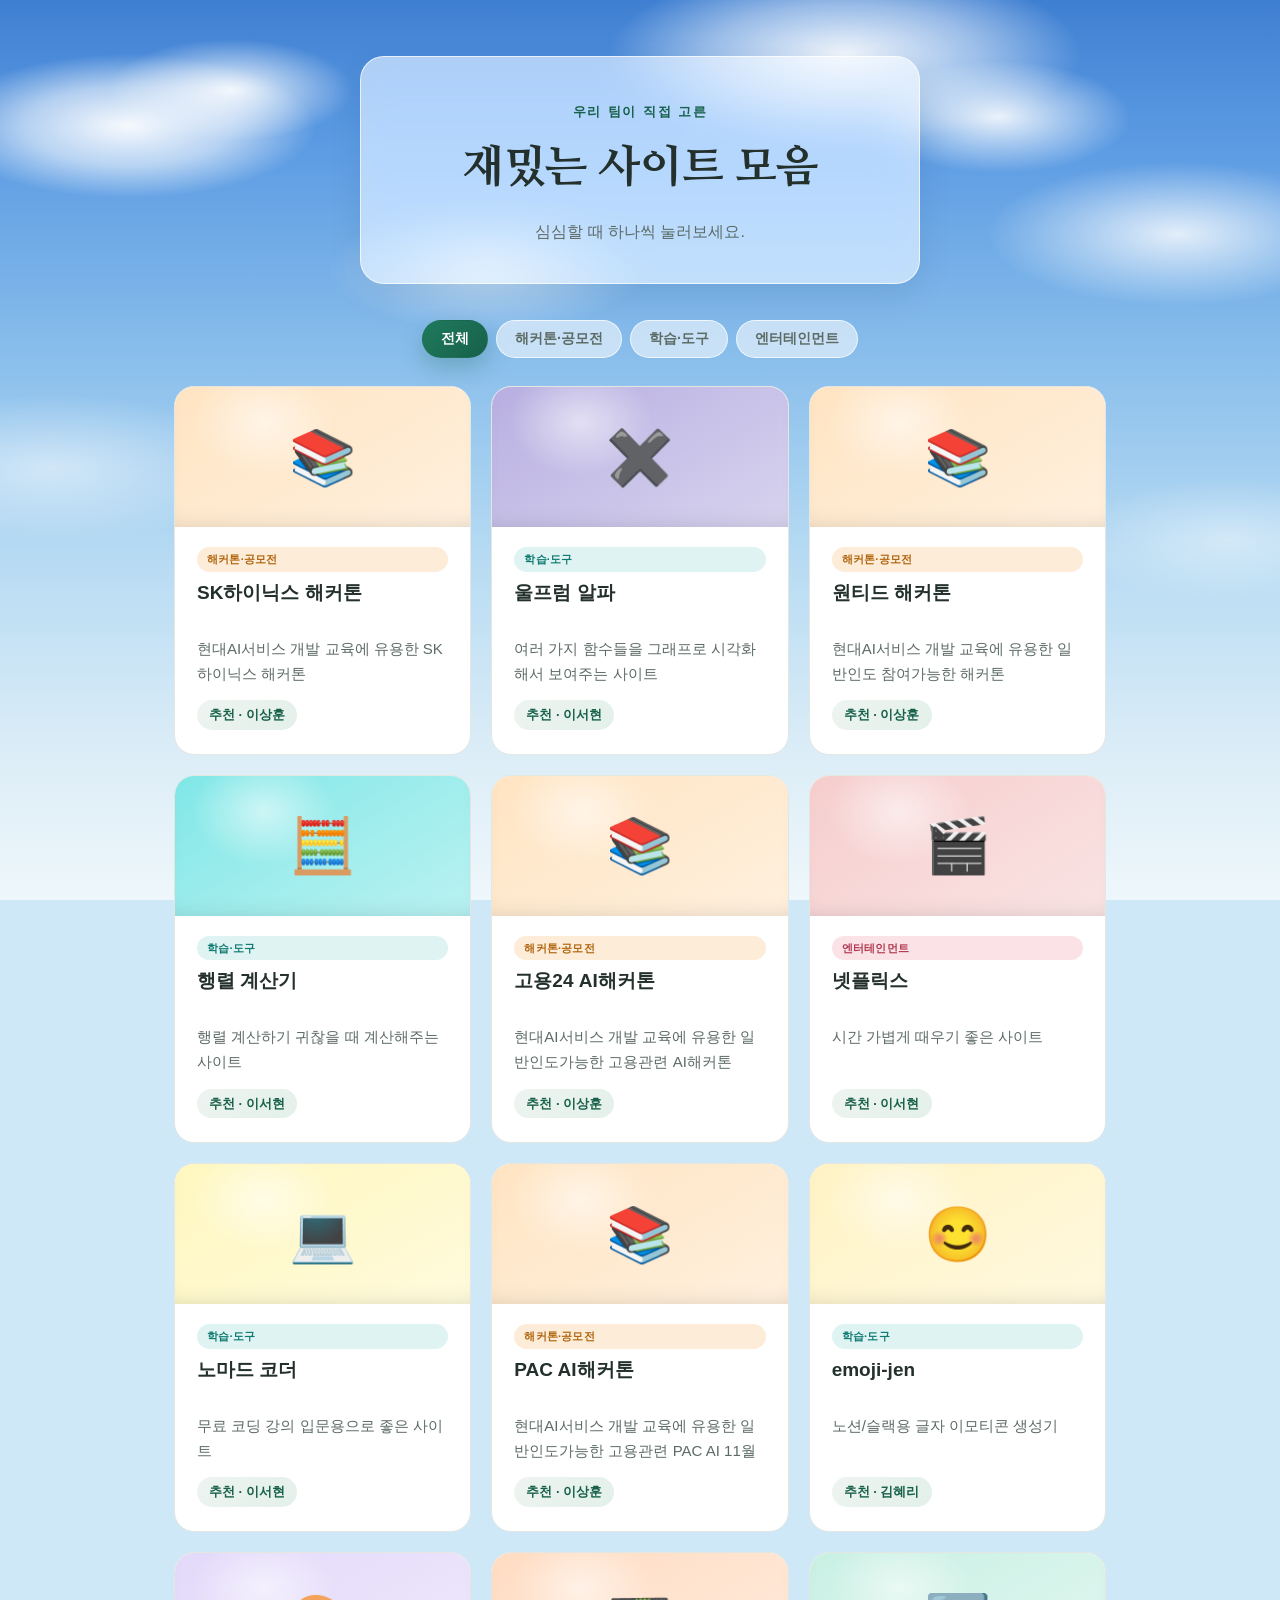
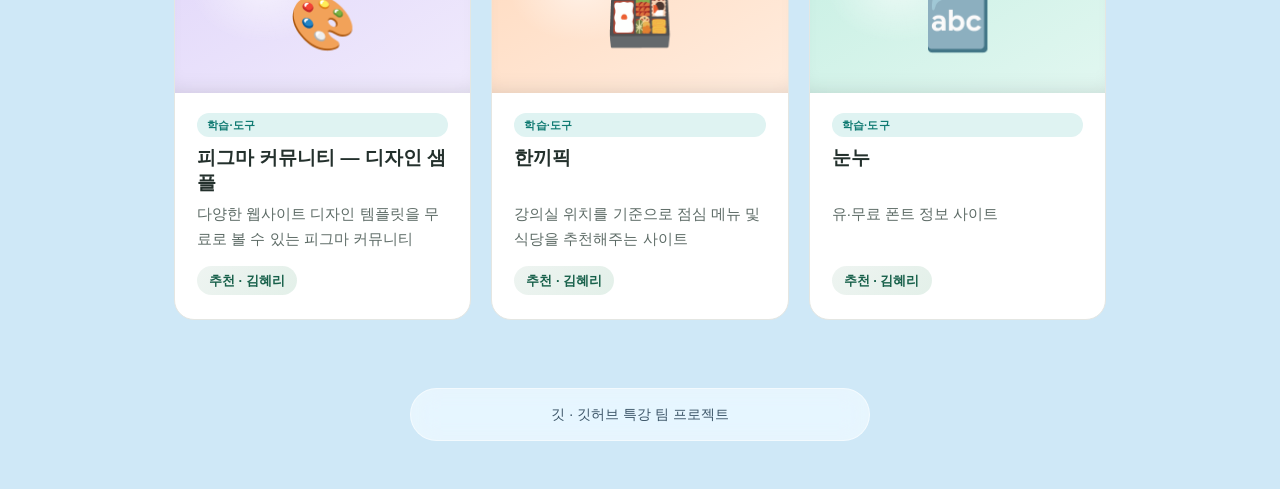
<file: index.html>
<!DOCTYPE html>
<html lang="ko">
<head>
  <meta charset="UTF-8">
  <meta name="viewport" content="width=device-width, initial-scale=1.0">
  <title>재밌는 사이트 모음</title>
  <link rel="stylesheet" href="style.css">
</head>
<body>

  <header class="hero">
    <p class="hero-eyebrow">우리 팀이 직접 고른</p>
    <h1>재밌는 사이트 모음</h1>
    <p class="hero-desc">심심할 때 하나씩 눌러보세요.</p>
  </header>

  <main class="container">

    <nav class="category-filter" aria-label="카테고리 필터">
      <button type="button" class="filter-btn active" data-filter="all">전체</button>
      <button type="button" class="filter-btn" data-filter="hackathon">해커톤·공모전</button>
      <button type="button" class="filter-btn" data-filter="tool">학습·도구</button>
      <button type="button" class="filter-btn" data-filter="entertainment">엔터테인먼트</button>
    </nav>

    <ul class="card-grid">

      <!-- ▼▼▼▼▼ 카드 하나 시작 — 이 블록을 복사해서 쓰세요 ▼▼▼▼▼ -->
      <li class="card" data-category="hackathon">
        <a class="card-link" href="https://skhynix-hackathon.com/ai-2026">
          <span class="card-thumb" style="--thumb:#ffe4c2">📚</span>
          <span class="card-body">
            <span class="card-category cat-hackathon">해커톤·공모전</span>
            <strong class="card-title">SK하이닉스 해커톤</strong>
            <span class="card-summary">
              현대AI서비스 개발 교육에 유용한 SK하이닉스 해커톤
            </span>
            <span class="card-meta">추천 · 이상훈</span>
          </span>
        </a>
      </li>
      <!-- ▲▲▲▲▲ 카드 하나 끝 ▲▲▲▲▲ -->

      <li class="card" data-category="tool">
        <a class="card-link" href="https://www.wolframalpha.com/">
          <span class="card-thumb" style="--thumb:#B8AFE1">✖️</span>
          <span class="card-body">
            <span class="card-category cat-tool">학습·도구</span>
            <strong class="card-title">울프럼 알파</strong>
            <span class="card-summary">
              여러 가지 함수들을 그래프로 시각화해서 보여주는 사이트
            </span>
            <span class="card-meta">추천 · 이서현</span>
          </span>
        </a>
      </li>

      <li class="card" data-category="hackathon">
        <a class="card-link" href="https://www.univ20.com/ContestCalendar/Detail/1922">
          <span class="card-thumb" style="--thumb:#ffe4c2">📚</span>
          <span class="card-body">
            <span class="card-category cat-hackathon">해커톤·공모전</span>
            <strong class="card-title">원티드 해커톤</strong>
            <span class="card-summary">
              현대AI서비스 개발 교육에 유용한 일반인도 참여가능한 해커톤
            </span>
            <span class="card-meta">추천 · 이상훈</span>
          </span>
        </a>
      </li>

      <li class="card" data-category="tool">
        <a class="card-link" href="https://matrixcalc.org/ko/">
          <span class="card-thumb" style="--thumb:#80E7E7">🧮</span>
          <span class="card-body">
            <span class="card-category cat-tool">학습·도구</span>
            <strong class="card-title">행렬 계산기</strong>
            <span class="card-summary">
              행렬 계산하기 귀찮을 때 계산해주는 사이트
            </span>
            <span class="card-meta">추천 · 이서현</span>
          </span>
        </a>
      </li>

      <li class="card" data-category="hackathon">
        <a class="card-link" href="https://sotong.go.kr/front/epilogue/epilogueBbsViewPage.do?bbs_id=8efb3e6103764379bfdd36c331e6334c&searchkey=&searchtxt=&miv_pageNo=1">
          <span class="card-thumb" style="--thumb:#ffe4c2">📚</span>
          <span class="card-body">
            <span class="card-category cat-hackathon">해커톤·공모전</span>
            <strong class="card-title">고용24 AI해커톤</strong>
            <span class="card-summary">
              현대AI서비스 개발 교육에 유용한 일반인도가능한 고용관련 AI해커톤
            </span>
            <span class="card-meta">추천 · 이상훈</span>
          </span>
        </a>
      </li>

      <li class="card" data-category="entertainment">
        <a class="card-link" href="https://www.netflix.com/kr-en/">
          <span class="card-thumb" style="--thumb:#F6CDCD">🎬</span>
          <span class="card-body">
            <span class="card-category cat-entertainment">엔터테인먼트</span>
            <strong class="card-title">넷플릭스</strong>
            <span class="card-summary">
              시간 가볍게 때우기 좋은 사이트
            </span>
            <span class="card-meta">추천 · 이서현</span>
          </span>
        </a>
      </li>

      <li class="card" data-category="tool">
        <a class="card-link" href="https://nomadcoders.co/">
          <span class="card-thumb" style="--thumb:#FFF7BF">💻</span>
          <span class="card-body">
            <span class="card-category cat-tool">학습·도구</span>
            <strong class="card-title">노마드 코더</strong>
            <span class="card-summary">
              무료 코딩 강의 입문용으로 좋은 사이트
            </span>
            <span class="card-meta">추천 · 이서현</span>
          </span>
        </a>
      </li>

      <li class="card" data-category="hackathon">
        <a class="card-link" href="https://ainnov.co.kr/pac2026">
          <span class="card-thumb" style="--thumb:#ffe4c2">📚</span>
          <span class="card-body">
            <span class="card-category cat-hackathon">해커톤·공모전</span>
            <strong class="card-title">PAC AI해커톤</strong>
            <span class="card-summary">
              현대AI서비스 개발 교육에 유용한 일반인도가능한 고용관련 PAC AI 11월
            </span>
            <span class="card-meta">추천 · 이상훈</span>
          </span>
        </a>
      </li>

      <li class="card" data-category="tool">
        <a class="card-link" href="https://emoji-gen.ninja/ko/">
          <span class="card-thumb" style="--thumb:#FFF3C4">😊</span>
          <span class="card-body">
            <span class="card-category cat-tool">학습·도구</span>
            <strong class="card-title">emoji-jen</strong>
            <span class="card-summary">
              노션/슬랙용 글자 이모티콘 생성기
            </span>
            <span class="card-meta">추천 · 김혜리</span>
          </span>
        </a>
      </li>

      <li class="card" data-category="tool">
        <a class="card-link" href="https://www.figma.com/community/website-templates?resource_type=files">
          <span class="card-thumb" style="--thumb:#E3D9FA">🎨</span>
          <span class="card-body">
            <span class="card-category cat-tool">학습·도구</span>
            <strong class="card-title">피그마 커뮤니티 — 디자인 샘플</strong>
            <span class="card-summary">
              다양한 웹사이트 디자인 템플릿을 무료로 볼 수 있는 피그마 커뮤니티
            </span>
            <span class="card-meta">추천 · 김혜리</span>
          </span>
        </a>
      </li>

      <li class="card" data-category="tool">
        <a class="card-link" href="https://doxoba.github.io/today_lunch/lunch-recommender.html">
          <span class="card-thumb" style="--thumb:#FFDCC2">🍱</span>
          <span class="card-body">
            <span class="card-category cat-tool">학습·도구</span>
            <strong class="card-title">한끼픽</strong>
            <span class="card-summary">
              강의실 위치를 기준으로 점심 메뉴 및 식당을 추천해주는 사이트
            </span>
            <span class="card-meta">추천 · 김혜리</span>
          </span>
        </a>
      </li>

      <li class="card" data-category="tool">
        <a class="card-link" href="https://noonnu.cc/">
          <span class="card-thumb" style="--thumb:#C9F0E4">🔤</span>
          <span class="card-body">
            <span class="card-category cat-tool">학습·도구</span>
            <strong class="card-title">눈누</strong>
            <span class="card-summary">
              유·무료 폰트 정보 사이트
            </span>
            <span class="card-meta">추천 · 김혜리</span>
          </span>
        </a>
      </li>

    </ul>

    <p class="filter-empty" hidden>이 카테고리에는 아직 카드가 없어요.</p>

  </main>

  <footer class="site-foot">
    깃 · 깃허브 특강 팀 프로젝트
  </footer>

  <script>
    (function () {
      var buttons = document.querySelectorAll('.filter-btn');
      var cards = document.querySelectorAll('.card[data-category]');
      var emptyMsg = document.querySelector('.filter-empty');

      buttons.forEach(function (btn) {
        btn.addEventListener('click', function () {
          buttons.forEach(function (b) { b.classList.remove('active'); });
          btn.classList.add('active');

          var filter = btn.dataset.filter;
          var visibleCount = 0;

          cards.forEach(function (card) {
            var match = filter === 'all' || card.dataset.category === filter;
            card.classList.toggle('is-hidden', !match);
            if (match) visibleCount++;
          });

          emptyMsg.hidden = visibleCount !== 0;
        });
      });
    })();
  </script>

</body>
</html>
</file>
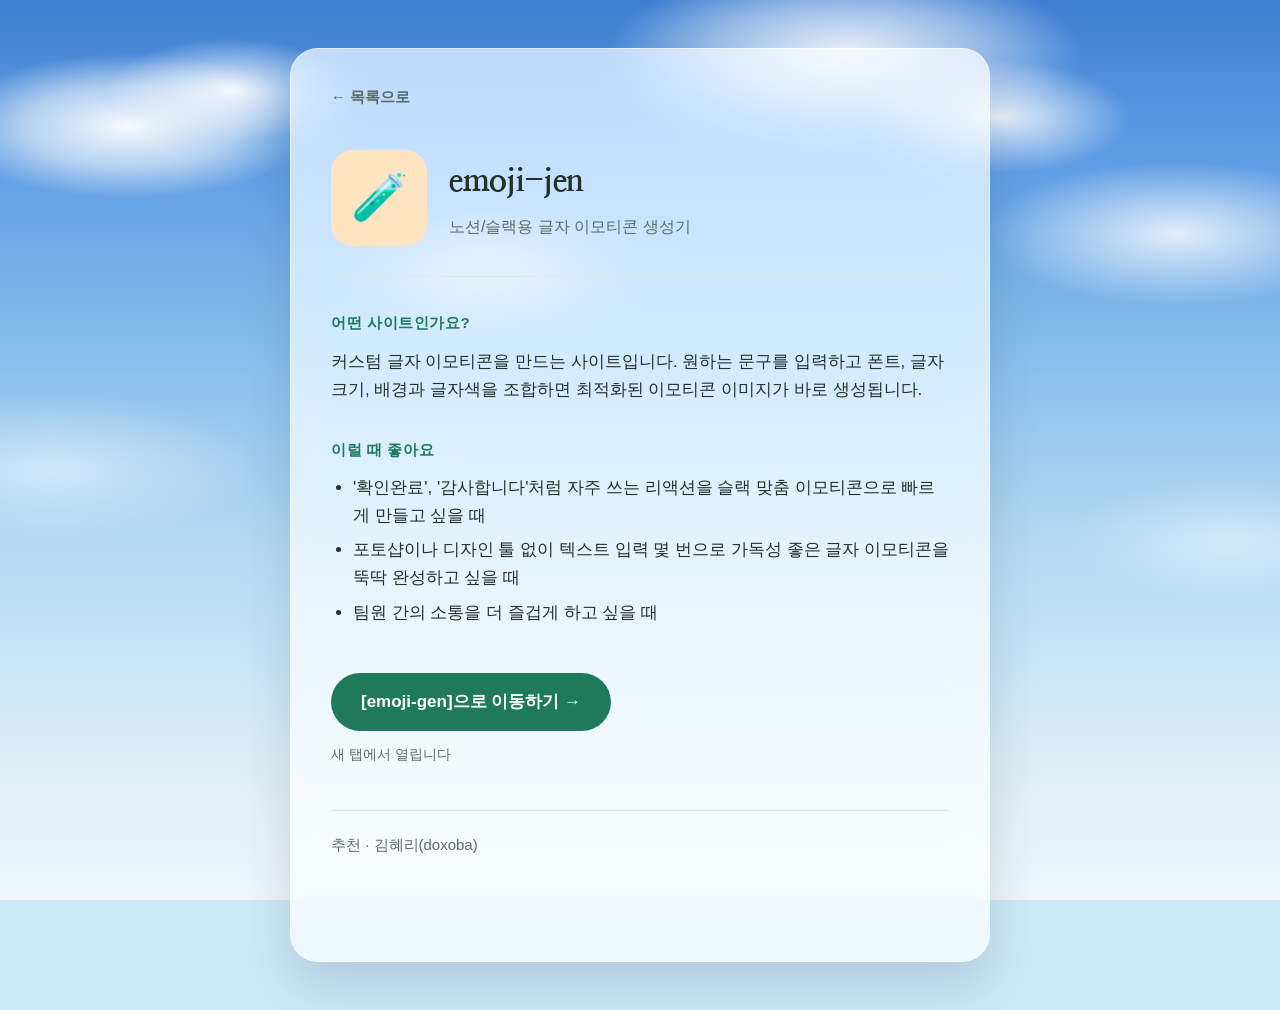
<file: sites/emoji_jen.html>
<!DOCTYPE html>
<html lang="ko">
<head>
  <meta charset="UTF-8">
  <meta name="viewport" content="width=device-width, initial-scale=1.0">
  <title>emoji-jen</title>
  <link rel="stylesheet" href="../style.css">
</head>
<body>

  <div class="container container-narrow">

    <nav class="detail-nav">
      <a href="../index.html">← 목록으로</a>
    </nav>

    <!-- ① 제목과 한 줄 소개 -->
    <header class="detail-head">
      <div class="detail-thumb" style="--thumb:#ffe4c2">🧪</div>
      <div>
        <h1>emoji-jen</h1> <!-- 제목 -->
        <p>노션/슬랙용 글자 이모티콘 생성기</p> <!-- 한 줄 소개 -->
      </div>
    </header>

    <!-- ② 어떤 사이트인가 -->
    <section class="detail-section">
      <h2>어떤 사이트인가요?</h2> 
      <p> <!-- 어떤 사이트인지 소개 -->
        커스텀 글자 이모티콘을 만드는 사이트입니다. 
        원하는 문구를 입력하고 폰트, 글자 크기, 배경과 글자색을 조합하면 
        최적화된 이모티콘 이미지가 바로 생성됩니다.
      </p>
    </section>

    <!-- ③ 이럴 때 좋아요 -->
    <section class="detail-section">
      <h2>이럴 때 좋아요</h2>
      <p> <!-- 이럴 때 좋아요 -->
        <ul>
          <li>'확인완료', '감사합니다'처럼 자주 쓰는 리액션을 슬랙 맞춤 이모티콘으로 빠르게 만들고 싶을 때</li>
          <li>포토샵이나 디자인 툴 없이 텍스트 입력 몇 번으로 가독성 좋은 글자 이모티콘을 뚝딱 완성하고 싶을 때</li>
          <li>팀원 간의 소통을 더 즐겁게 하고 싶을 때</li>
        </ul>
      </p>
    </section>

    <!-- ④ 원래 사이트로 이동하는 링크 --> 
    <a class="visit" href="https://emoji-gen.ninja/ko/" target="_blank" rel="눈누(noonnu)">
      [emoji-gen]으로 이동하기 →
    </a>
    <p class="visit-note">새 탭에서 열립니다</p>

    <!-- ⑤ 추천한 사람 -->
    <footer class="detail-foot">
      추천 · 김혜리(doxoba)
    </footer>

  </div>

</body>
</html>
</file>
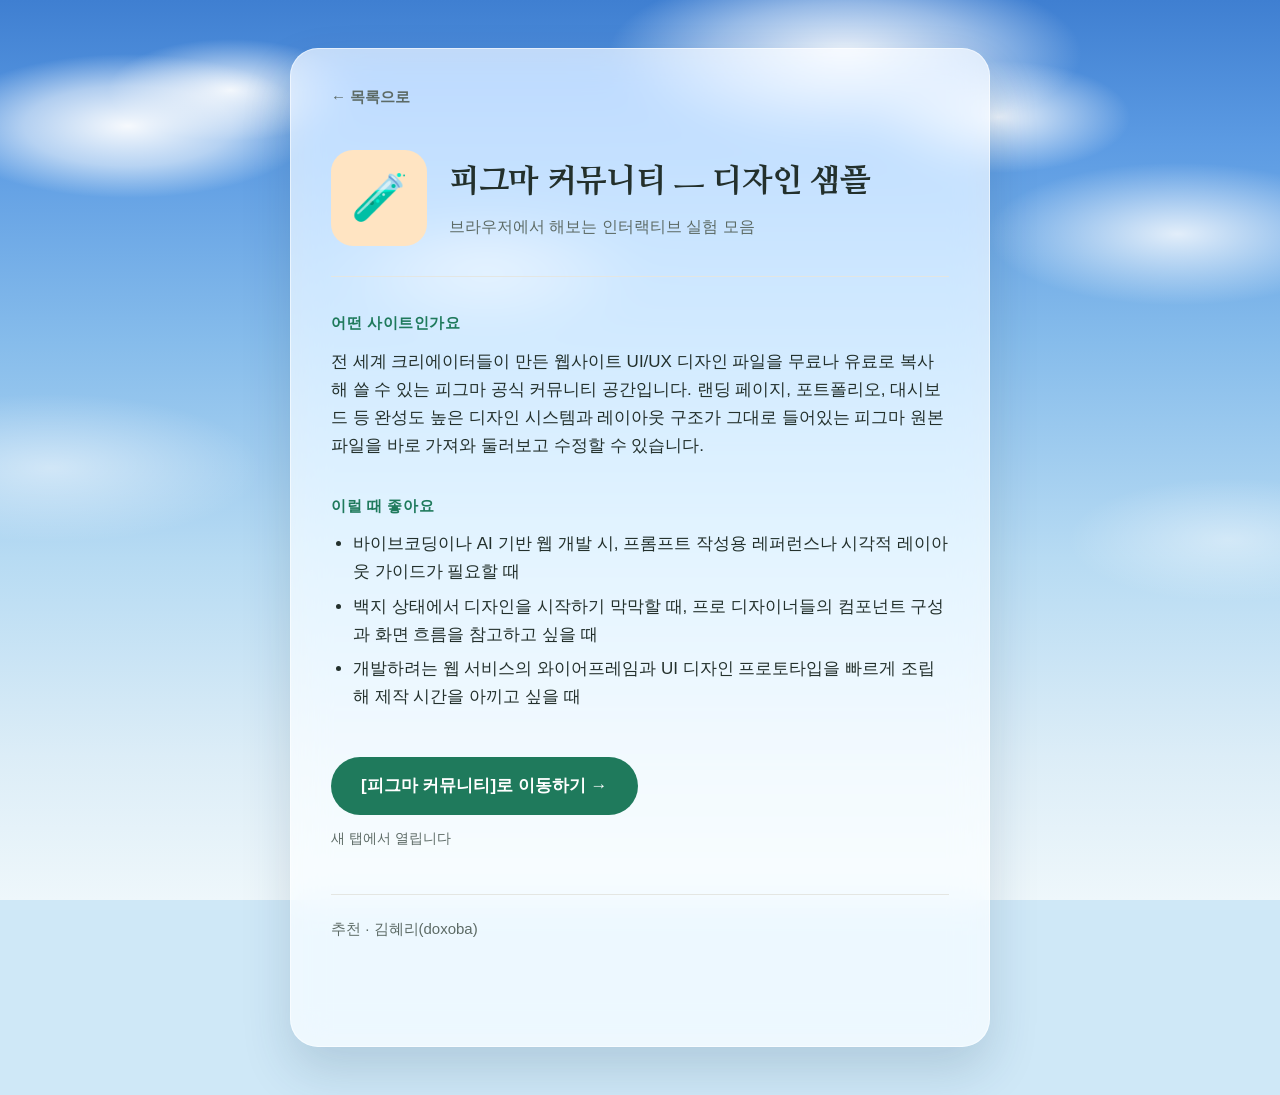
<file: sites/figma_templates.html>
<!DOCTYPE html>
<html lang="ko">
<head>
  <meta charset="UTF-8">
  <meta name="viewport" content="width=device-width, initial-scale=1.0">
  <title>피그마 커뮤니티 ㅡ 디자인 샘플</title>
  <link rel="stylesheet" href="../style.css">
</head>
<body>

  <div class="container container-narrow">

    <nav class="detail-nav">
      <a href="../index.html">← 목록으로</a>
    </nav>

    <!-- ① 제목과 한 줄 소개 -->
    <header class="detail-head">
      <div class="detail-thumb" style="--thumb:#ffe4c2">🧪</div>
      <div>
        <h1>피그마 커뮤니티 ㅡ 디자인 샘플</h1> <!-- 제목 -->
        <p>브라우저에서 해보는 인터랙티브 실험 모음</p> <!-- 한 줄 소개 -->
      </div>
    </header>

    <!-- ② 어떤 사이트인가 -->
    <section class="detail-section">
      <h2>어떤 사이트인가요</h2> 
      <p> <!-- 어떤 사이트인지 소개 -->
        전 세계 크리에이터들이 만든 웹사이트 UI/UX 디자인 파일을 
        무료나 유료로 복사해 쓸 수 있는 피그마 공식 커뮤니티 공간입니다. 
        랜딩 페이지, 포트폴리오, 대시보드 등 완성도 높은 디자인 시스템과 
        레이아웃 구조가 그대로 들어있는 피그마 원본 파일을 
        바로 가져와 둘러보고 수정할 수 있습니다.
      </p>
    </section>

    <!-- ③ 이럴 때 좋아요 -->
    <section class="detail-section">
      <h2>이럴 때 좋아요</h2>
      <p> <!-- 이럴 때 좋아요 -->
        <ul>
          <li>바이브코딩이나 AI 기반 웹 개발 시, 프롬프트 작성용 레퍼런스나 시각적 레이아웃 가이드가 필요할 때</li>
          <li>백지 상태에서 디자인을 시작하기 막막할 때, 프로 디자이너들의 컴포넌트 구성과 화면 흐름을 참고하고 싶을 때</li>
          <li>개발하려는 웹 서비스의 와이어프레임과 UI 디자인 프로토타입을 빠르게 조립해 제작 시간을 아끼고 싶을 때</li>
        </ul>
      </p>
    </section>

    <!-- ④ 원래 사이트로 이동하는 링크 --> 
    <a class="visit" href="https://www.figma.com/community/website-templates?resource_type=files" target="_blank" rel="눈누(noonnu)">
      [피그마 커뮤니티]로 이동하기 →
    </a>
    <p class="visit-note">새 탭에서 열립니다</p>

    <!-- ⑤ 추천한 사람 -->
    <footer class="detail-foot">
      추천 · 김혜리(doxoba)
    </footer>

  </div>

</body>
</html>
</file>
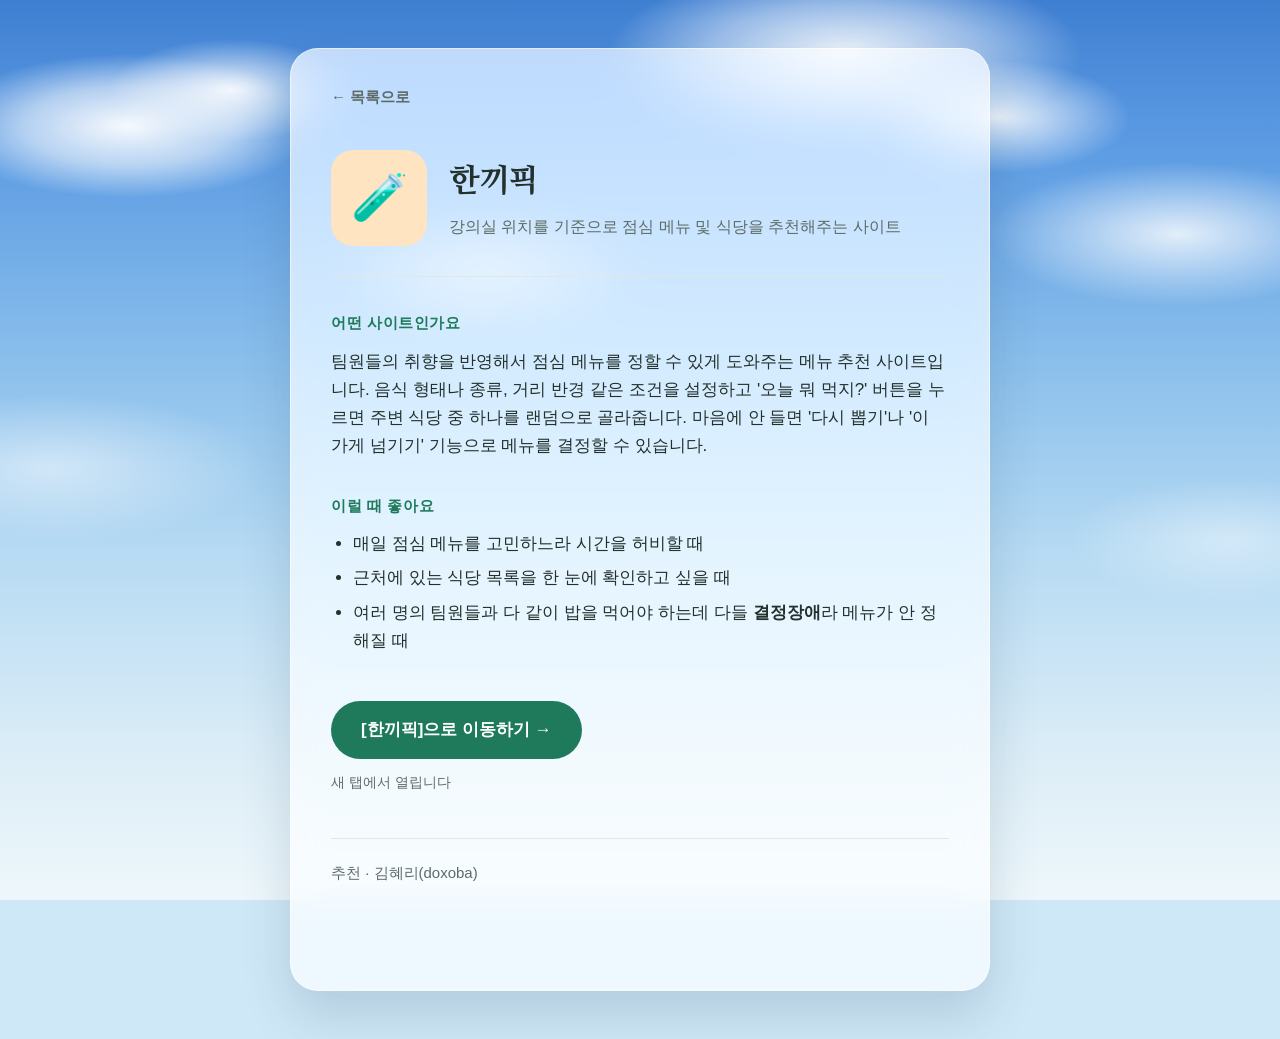
<file: sites/lunch-recommender.html>
<!DOCTYPE html>
<html lang="ko">
<head>
  <meta charset="UTF-8">
  <meta name="viewport" content="width=device-width, initial-scale=1.0">
  <title>한끼픽</title>
  <link rel="stylesheet" href="../style.css">
</head>
<body>

  <div class="container container-narrow">

    <nav class="detail-nav">
      <a href="../index.html">← 목록으로</a>
    </nav>

    <!-- ① 제목과 한 줄 소개 -->
    <header class="detail-head">
      <div class="detail-thumb" style="--thumb:#ffe4c2">🧪</div>
      <div>
        <h1>한끼픽</h1> <!-- 제목 -->
        <p>강의실 위치를 기준으로 점심 메뉴 및 식당을 추천해주는 사이트</p> <!-- 한 줄 소개 -->
      </div>
    </header>

    <!-- ② 어떤 사이트인가 -->
    <section class="detail-section">
      <h2>어떤 사이트인가요</h2> 
      <p> <!-- 어떤 사이트인지 소개 -->
        팀원들의 취향을 반영해서 점심 메뉴를 정할 수 있게 
        도와주는 메뉴 추천 사이트입니다.
        음식 형태나 종류, 거리 반경 같은 조건을 설정하고 '오늘 뭐 먹지?' 
        버튼을 누르면 주변 식당 중 하나를 랜덤으로 골라줍니다. 
        마음에 안 들면 '다시 뽑기'나 '이 가게 넘기기' 기능으로 
        메뉴를 결정할 수 있습니다.
      </p>
    </section>

    <!-- ③ 이럴 때 좋아요 -->
    <section class="detail-section">
      <h2>이럴 때 좋아요</h2>
      <p> <!-- 이럴 때 좋아요 -->
        <ul>
          <li>매일 점심 메뉴를 고민하느라 시간을 허비할 때</li>
          <li>근처에 있는 식당 목록을 한 눈에 확인하고 싶을 때</li>
          <li>여러 명의 팀원들과 다 같이 밥을 먹어야 하는데 다들 <B>결정장애</B>라 메뉴가 안 정해질 때</li>
        </ul>
      </p>
    </section>

    <!-- ④ 원래 사이트로 이동하는 링크 --> 
    <a class="visit" href="https://doxoba.github.io/today_lunch/lunch-recommender.html" target="_blank" rel="눈누(noonnu)">
      [한끼픽]으로 이동하기 →
    </a>
    <p class="visit-note">새 탭에서 열립니다</p>

    <!-- ⑤ 추천한 사람 -->
    <footer class="detail-foot">
      추천 · 김혜리(doxoba)
    </footer>

  </div>

</body>
</html>
</file>
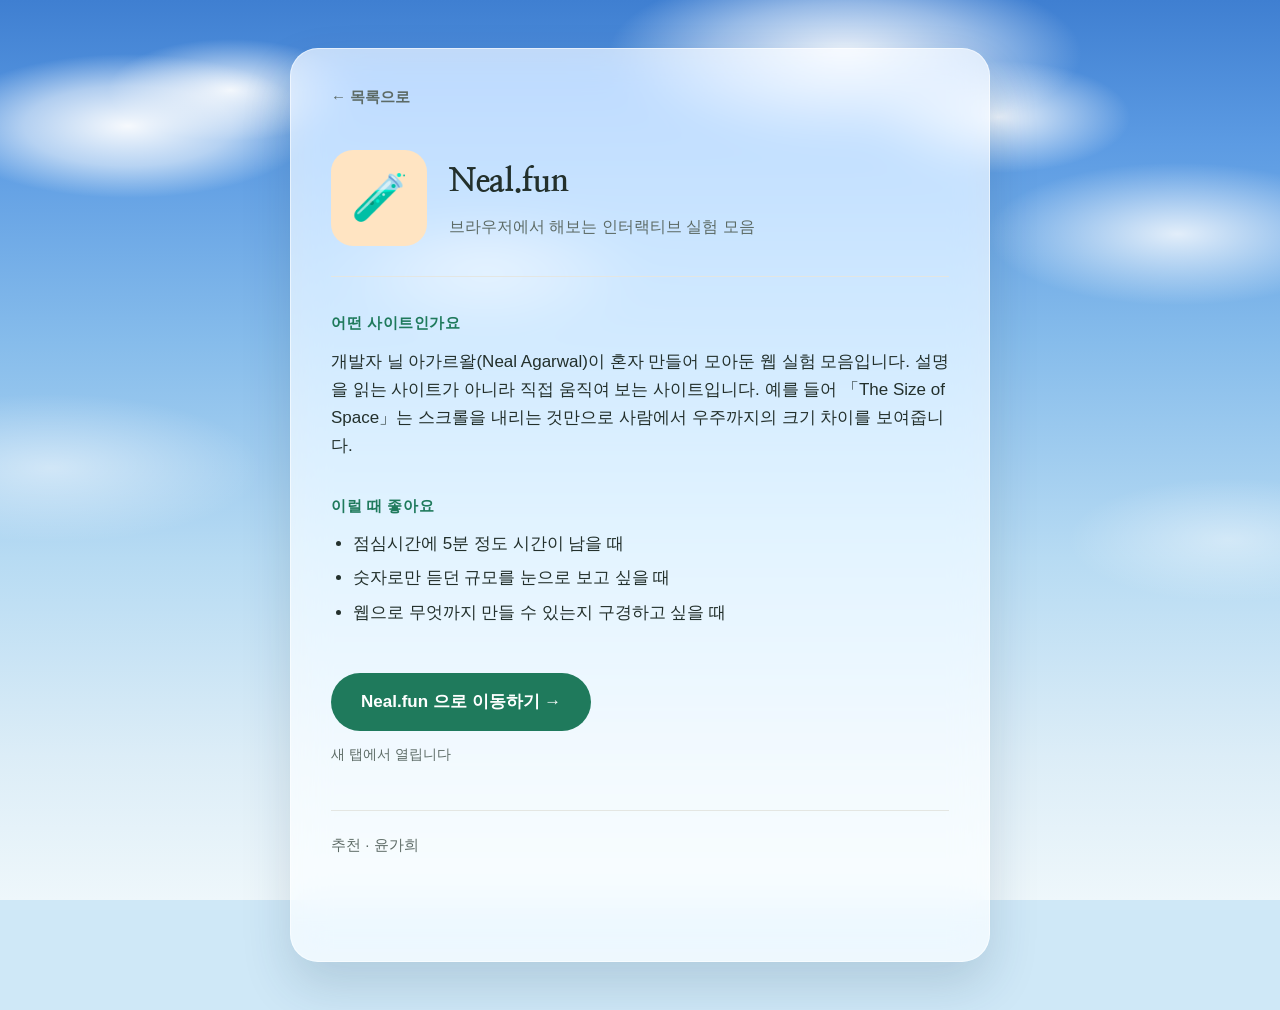
<file: sites/neal-fun.html>
<!DOCTYPE html>
<html lang="ko">
<head>
  <meta charset="UTF-8">
  <meta name="viewport" content="width=device-width, initial-scale=1.0">
  <title>Neal.fun — 재밌는 사이트 모음</title>
  <link rel="stylesheet" href="../style.css">
</head>
<body>

  <div class="container container-narrow">

    <nav class="detail-nav">
      <a href="../index.html">← 목록으로</a>
    </nav>

    <!-- ① 제목과 한 줄 소개 -->
    <header class="detail-head">
      <div class="detail-thumb" style="--thumb:#ffe4c2">🧪</div>
      <div>
        <h1>Neal.fun</h1> <!-- 제목 -->
        <p>브라우저에서 해보는 인터랙티브 실험 모음</p> <!-- 한 줄 소개 -->
      </div>
    </header>

    <!-- ② 어떤 사이트인가 -->
    <section class="detail-section">
      <h2>어떤 사이트인가요</h2> 
      <p> <!-- 어떤 사이트인지 소개 -->
        개발자 닐 아가르왈(Neal Agarwal)이 혼자 만들어 모아둔 웹 실험 모음입니다.
        설명을 읽는 사이트가 아니라 직접 움직여 보는 사이트입니다.
        예를 들어 「The Size of Space」는 스크롤을 내리는 것만으로
        사람에서 우주까지의 크기 차이를 보여줍니다.
      </p>
    </section>

    <!-- ③ 이럴 때 좋아요 -->
    <section class="detail-section">
      <h2>이럴 때 좋아요</h2>
      <p> <!-- 이럴 때 좋아요 -->
        <ul>
          <li>점심시간에 5분 정도 시간이 남을 때</li>
          <li>숫자로만 듣던 규모를 눈으로 보고 싶을 때</li>
          <li>웹으로 무엇까지 만들 수 있는지 구경하고 싶을 때</li>
        </ul>
      </p>
    </section>

    <!-- ④ 원래 사이트로 이동하는 링크 --> 
    <a class="visit" href="https://neal.fun" target="_blank" rel="noopener">
      Neal.fun 으로 이동하기 →
    </a>
    <p class="visit-note">새 탭에서 열립니다</p>

    <!-- ⑤ 추천한 사람 -->
    <footer class="detail-foot">
      추천 · 윤가희
    </footer>

  </div>

</body>
</html>
</file>
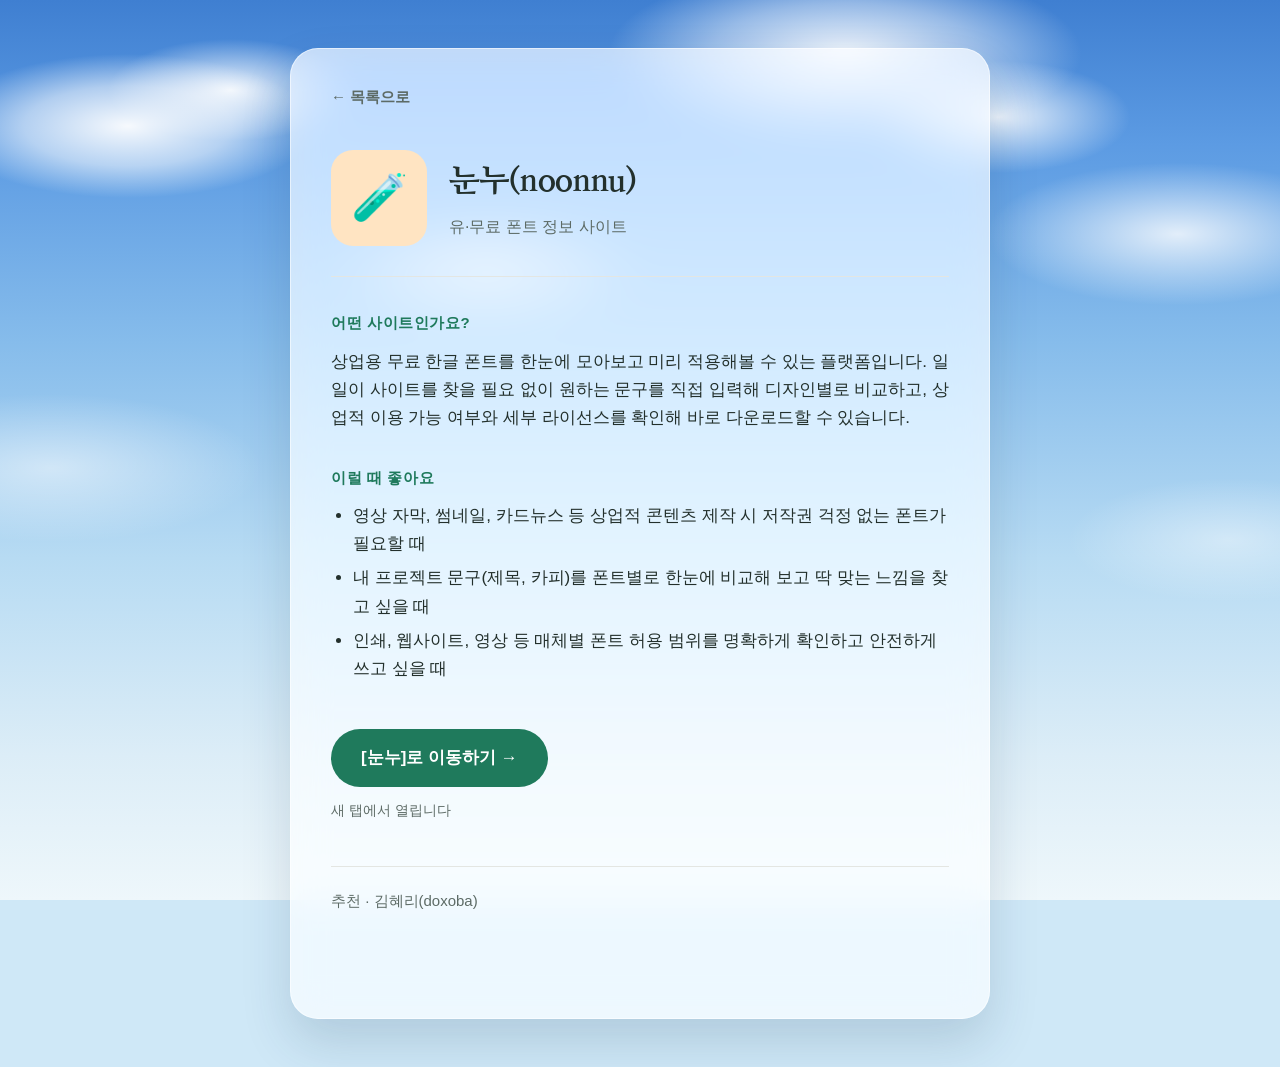
<file: sites/noonnu.html>
<!DOCTYPE html>
<html lang="ko">
<head>
  <meta charset="UTF-8">
  <meta name="viewport" content="width=device-width, initial-scale=1.0">
  <title>눈누(noonnu)</title>
  <link rel="stylesheet" href="../style.css">
</head>
<body>

  <div class="container container-narrow">

    <nav class="detail-nav">
      <a href="../index.html">← 목록으로</a>
    </nav>

    <!-- ① 제목과 한 줄 소개 -->
    <header class="detail-head">
      <div class="detail-thumb" style="--thumb:#ffe4c2">🧪</div>
      <div>
        <h1>눈누(noonnu)</h1> <!-- 제목 -->
        <p>유·무료 폰트 정보 사이트</p> <!-- 한 줄 소개 -->
      </div>
    </header>

    <!-- ② 어떤 사이트인가 -->
    <section class="detail-section">
      <h2>어떤 사이트인가요?</h2> 
      <p> <!-- 어떤 사이트인지 소개 -->
        상업용 무료 한글 폰트를 한눈에 모아보고 미리 적용해볼 수 있는 플랫폼입니다.
        일일이 사이트를 찾을 필요 없이 원하는 문구를 직접 입력해 디자인별로 비교하고, 
        상업적 이용 가능 여부와 세부 라이선스를 확인해 바로 다운로드할 수 있습니다.
      </p>
    </section>

    <!-- ③ 이럴 때 좋아요 -->
    <section class="detail-section">
      <h2>이럴 때 좋아요</h2>
      <p> <!-- 이럴 때 좋아요 -->
        <ul>
          <li>영상 자막, 썸네일, 카드뉴스 등 상업적 콘텐츠 제작 시 저작권 걱정 없는 폰트가 필요할 때</li>
          <li>내 프로젝트 문구(제목, 카피)를 폰트별로 한눈에 비교해 보고 딱 맞는 느낌을 찾고 싶을 때</li>
          <li>인쇄, 웹사이트, 영상 등 매체별 폰트 허용 범위를 명확하게 확인하고 안전하게 쓰고 싶을 때</li>
        </ul>
      </p>
    </section>

    <!-- ④ 원래 사이트로 이동하는 링크 --> 
    <a class="visit" href="https://noonnu.cc/" target="_blank" rel="눈누(noonnu)">
      [눈누]로 이동하기 →
    </a>
    <p class="visit-note">새 탭에서 열립니다</p>

    <!-- ⑤ 추천한 사람 -->
    <footer class="detail-foot">
      추천 · 김혜리(doxoba)
    </footer>

  </div>

</body>
</html>
</file>
<file: style.css>
/* ===================================================================
   재밌는 사이트 모음 — 공통 스타일
   이 파일은 팀장이 처음 한 번만 올립니다.
   각자 작업할 때는 건드리지 않습니다.
   =================================================================== */

@import url('https://fonts.googleapis.com/css2?family=Nanum+Myeongjo:wght@400;700;800&display=swap');

:root {
  --green: #1f7a5c;
  --green-dark: #17604a;
  --ink: #23302c;
  --ink-soft: #5d6b66;
  --line: #e4e6e2;
  --bg: #f8f7f3;
  --card: #ffffff;
  --font-display: "Nanum Myeongjo", "Apple SD Gothic Neo", "Pretendard", serif;
}

* { box-sizing: border-box; }

body {
  margin: 0;
  min-height: 100vh;
  color: var(--ink);
  font-family: -apple-system, BlinkMacSystemFont, "Apple SD Gothic Neo",
               "Pretendard", "Malgun Gothic", "맑은 고딕", sans-serif;
  line-height: 1.65;
  -webkit-font-smoothing: antialiased;

  /* 푸른 하늘에 뭉게구름이 떠 있는 배경 */
  background-color: #cfe8f7;
  background-image:
    radial-gradient(ellipse 260px 100px at 10% 14%, rgba(255,255,255,0.95) 0%, rgba(255,255,255,0.55) 40%, rgba(255,255,255,0) 72%),
    radial-gradient(ellipse 180px 75px at 18% 10%, rgba(255,255,255,0.9) 0%, rgba(255,255,255,0) 68%),
    radial-gradient(ellipse 320px 120px at 66% 6%, rgba(255,255,255,0.92) 0%, rgba(255,255,255,0.45) 42%, rgba(255,255,255,0) 74%),
    radial-gradient(ellipse 200px 85px at 78% 13%, rgba(255,255,255,0.88) 0%, rgba(255,255,255,0) 66%),
    radial-gradient(ellipse 280px 105px at 92% 26%, rgba(255,255,255,0.8) 0%, rgba(255,255,255,0) 68%),
    radial-gradient(ellipse 240px 95px at 38% 30%, rgba(255,255,255,0.55) 0%, rgba(255,255,255,0) 66%),
    radial-gradient(ellipse 340px 120px at 4% 52%, rgba(255,255,255,0.5) 0%, rgba(255,255,255,0) 62%),
    radial-gradient(ellipse 260px 100px at 96% 60%, rgba(255,255,255,0.42) 0%, rgba(255,255,255,0) 62%),
    linear-gradient(180deg, #3f7fd1 0%, #5c9be3 16%, #86bceb 38%, #b7dbf3 62%, #dcedf7 84%, #eef7fb 100%);
  background-repeat: no-repeat;
  background-size: cover;
  background-position: top center;
  background-attachment: fixed;
}

a { color: inherit; text-decoration: none; }

.container {
  width: 100%;
  max-width: 980px;
  margin: 0 auto;
  padding: 0 24px;
}

/* 상세 페이지는 글이 많으므로 폭을 좁게 잡고, 하늘 배경 위에 뜨는 유리 패널로 감쌉니다 */
.container-narrow {
  max-width: 700px;
  margin: 48px auto;
  padding: 8px 40px 40px;
  background: rgba(255, 255, 255, 0.68);
  backdrop-filter: blur(18px) saturate(140%);
  -webkit-backdrop-filter: blur(18px) saturate(140%);
  border: 1px solid rgba(255, 255, 255, 0.55);
  border-radius: 28px;
  box-shadow: 0 24px 50px rgba(18, 55, 90, 0.16);
}

/* ── 홈 상단 ───────────────────────────────────────────────── */

.hero {
  max-width: 560px;
  margin: 56px auto 36px;
  padding: 44px 40px 38px;
  text-align: center;
  background: rgba(255, 255, 255, 0.58);
  backdrop-filter: blur(14px) saturate(130%);
  -webkit-backdrop-filter: blur(14px) saturate(130%);
  border: 1px solid rgba(255, 255, 255, 0.7);
  border-radius: 24px;
  box-shadow: 0 12px 32px rgba(18, 55, 90, 0.10);
}

.hero-eyebrow {
  margin: 0 0 10px;
  font-size: 13px;
  letter-spacing: 0.14em;
  color: var(--green-dark);
  font-weight: 700;
  text-transform: uppercase;
}

.hero h1 {
  margin: 0;
  font-family: var(--font-display);
  font-size: 44px;
  font-weight: 800;
  letter-spacing: -0.01em;
  color: var(--ink);
}

.hero-desc {
  margin: 14px 0 0;
  font-size: 16px;
  color: var(--ink-soft);
}

/* ── 카테고리 필터 ─────────────────────────────────────────── */

.category-filter {
  display: flex;
  flex-wrap: wrap;
  justify-content: center;
  gap: 8px;
  margin: 0 0 28px;
}

.filter-btn {
  padding: 9px 18px;
  border: 1px solid rgba(255, 255, 255, 0.7);
  border-radius: 999px;
  background: rgba(255, 255, 255, 0.55);
  backdrop-filter: blur(10px);
  -webkit-backdrop-filter: blur(10px);
  color: var(--ink-soft);
  font-size: 14px;
  font-weight: 600;
  font-family: inherit;
  cursor: pointer;
  transition: background 0.18s ease, color 0.18s ease, box-shadow 0.18s ease, transform 0.18s ease;
}

.filter-btn:hover {
  transform: translateY(-2px);
  color: var(--ink);
  box-shadow: 0 8px 18px rgba(18, 55, 90, 0.10);
}

.filter-btn.active {
  background: linear-gradient(135deg, var(--green), var(--green-dark));
  border-color: transparent;
  color: #fff;
  box-shadow: 0 10px 22px rgba(23, 96, 74, 0.25);
}

.filter-empty {
  margin: 0 0 56px;
  padding: 40px 24px;
  text-align: center;
  color: var(--ink-soft);
  font-size: 15px;
}

/* ── 카드 그리드 ───────────────────────────────────────────── */

.card-grid {
  list-style: none;
  margin: 0;
  padding: 0 0 56px;
  display: grid;
  grid-template-columns: repeat(auto-fill, minmax(280px, 1fr));
  gap: 20px;
}

.card.is-hidden {
  display: none;
}

.card {
  background: var(--card);
  border: 1px solid var(--line);
  border-radius: 20px;
  overflow: hidden;
  transition: transform 0.22s cubic-bezier(0.22, 1, 0.36, 1),
              box-shadow 0.22s ease,
              border-color 0.22s ease;
}

.card:hover {
  transform: translateY(-6px);
  border-color: transparent;
  box-shadow: 0 20px 36px rgba(35, 48, 44, 0.12);
}

.card-link {
  display: flex;
  flex-direction: column;
  height: 100%;
}

.card-thumb {
  position: relative;
  display: flex;
  align-items: center;
  justify-content: center;
  height: 140px;
  font-size: 54px;
  background:
    radial-gradient(120px 90px at 30% 25%, rgba(255, 255, 255, 0.55), transparent 60%),
    linear-gradient(150deg, var(--thumb, #eef2ef), color-mix(in srgb, var(--thumb, #eef2ef) 55%, #ffffff));
  overflow: hidden;
}

.card-thumb::after {
  content: "";
  position: absolute;
  inset: 0;
  box-shadow: inset 0 -14px 24px -18px rgba(0, 0, 0, 0.18);
}

.card-thumb span {
  position: relative;
  z-index: 1;
}

.card:hover .card-thumb {
  font-size: 58px;
}

.card-thumb {
  transition: font-size 0.22s ease;
}

.card-body {
  display: flex;
  flex-direction: column;
  flex: 1;
  padding: 20px 22px 24px;
}

.card-category {
  display: inline-block;
  margin-bottom: 9px;
  padding: 3px 10px;
  border-radius: 999px;
  font-size: 11px;
  font-weight: 700;
  letter-spacing: 0.02em;
}

.card-category.cat-hackathon { background: #fdecd8; color: #b1650f; }
.card-category.cat-tool { background: #dff3f2; color: #0f7a72; }
.card-category.cat-entertainment { background: #fbe2e6; color: #b13a52; }

.card-title {
  display: -webkit-box;
  -webkit-line-clamp: 2;
  -webkit-box-orient: vertical;
  overflow: hidden;
  font-size: 19px;
  line-height: 1.3;
  font-weight: 700;
  min-height: 2.6em;
  margin-bottom: 7px;
}

.card-summary {
  display: -webkit-box;
  -webkit-line-clamp: 2;
  -webkit-box-orient: vertical;
  overflow: hidden;
  font-size: 15px;
  line-height: 1.65;
  color: var(--ink-soft);
  min-height: calc(15px * 1.65 * 2);
}

.card-meta {
  display: inline-block;
  align-self: flex-start;
  margin-top: 14px;
  padding: 4px 12px;
  border-radius: 999px;
  background: linear-gradient(135deg, #eef4f1, #e3f0e9);
  color: var(--green-dark);
  font-size: 13px;
  font-weight: 600;
}

/* 비어 있는 자리 — 내 카드를 넣을 곳 */
.card-empty {
  border: 2px dashed #d3dad6;
  background: transparent;
  display: flex;
  align-items: center;
  justify-content: center;
  min-height: 268px;
  color: #9aa5a0;
  text-align: center;
  padding: 24px;
}

.card-empty:hover { transform: none; box-shadow: none; }
.card-empty .plus {
  display: block;
  font-size: 30px;
  font-weight: 300;
  color: #c2cbc6;
  margin-bottom: 10px;
}
.card-empty strong { display: block; font-size: 16px; color: #7f8b86; margin-bottom: 5px; }
.card-empty em { display: block; font-size: 14px; font-style: normal; }

/* ── 상세 페이지 ───────────────────────────────────────────── */

.detail-nav {
  padding: 28px 0 0;
  font-size: 15px;
  color: var(--ink-soft);
  font-weight: 600;
}

.detail-nav a:hover { color: var(--green); }

.detail-head {
  display: flex;
  align-items: center;
  gap: 22px;
  padding: 40px 0 30px;
  border-bottom: 1px solid var(--line);
}

.detail-thumb {
  flex: 0 0 96px;
  height: 96px;
  border-radius: 22px;
  display: flex;
  align-items: center;
  justify-content: center;
  font-size: 46px;
  background: var(--thumb, #eef2ef);
}

.detail-head h1 {
  margin: 0 0 6px;
  font-family: var(--font-display);
  font-size: 32px;
  font-weight: 800;
  letter-spacing: -0.01em;
  color: var(--ink);
}

.detail-head p {
  margin: 0;
  color: var(--ink-soft);
  font-size: 16px;
}

.detail-section {
  padding: 34px 0 0;
}

.detail-section h2 {
  margin: 0 0 12px;
  font-size: 15px;
  font-weight: 700;
  color: var(--green);
  letter-spacing: 0.04em;
}

.detail-section p {
  margin: 0;
  font-size: 17px;
}

.detail-section ul {
  margin: 0;
  padding-left: 22px;
  font-size: 17px;
}

.detail-section li { margin-bottom: 6px; }

.visit {
  display: inline-block;
  margin: 40px 0 0;
  padding: 15px 30px;
  border-radius: 999px;
  background: var(--green);
  color: #fff;
  font-size: 17px;
  font-weight: 700;
  transition: background 0.15s ease;
}

.visit:hover { background: var(--green-dark); }

.visit-note {
  margin: 12px 0 0;
  font-size: 14px;
  color: var(--ink-soft);
}

.detail-foot {
  margin: 44px 0 0;
  padding: 22px 0 64px;
  border-top: 1px solid var(--line);
  font-size: 15px;
  color: var(--ink-soft);
}

/* ── 바닥글 ────────────────────────────────────────────────── */

.site-foot {
  max-width: 460px;
  margin: 12px auto 48px;
  padding: 14px 24px;
  text-align: center;
  font-size: 14px;
  color: #3c5568;
  background: rgba(255, 255, 255, 0.55);
  backdrop-filter: blur(14px) saturate(140%);
  -webkit-backdrop-filter: blur(14px) saturate(140%);
  border: 1px solid rgba(255, 255, 255, 0.5);
  border-radius: 999px;
}

/* ── 화면이 좁을 때 ────────────────────────────────────────── */

@media (max-width: 600px) {
  body { background-attachment: scroll; }
  .hero { margin: 32px 16px 28px; padding: 36px 22px 28px; border-radius: 22px; }
  .hero h1 { font-size: 32px; }
  .container-narrow { margin: 32px 16px; padding: 8px 22px 28px; border-radius: 22px; }
  .detail-head { flex-direction: column; align-items: flex-start; gap: 16px; }
  .detail-head h1 { font-size: 26px; }
}
</file>
